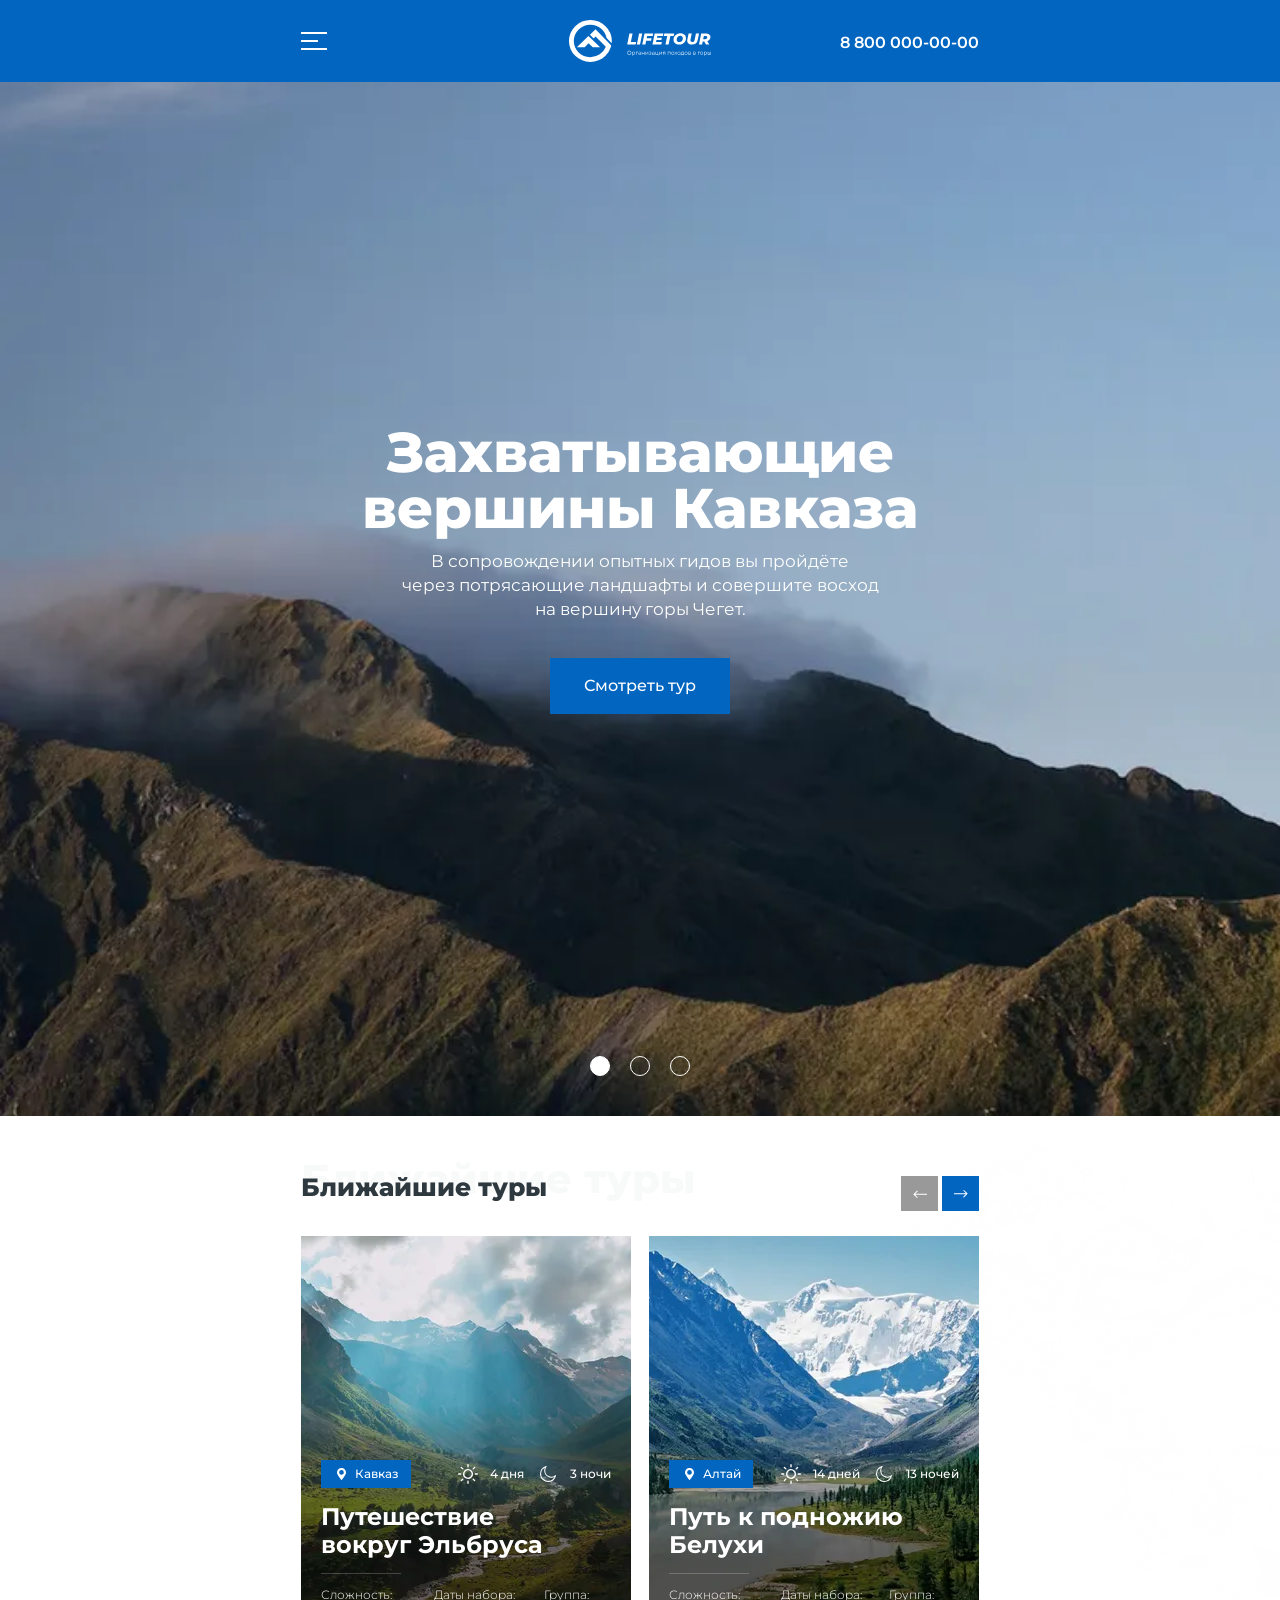
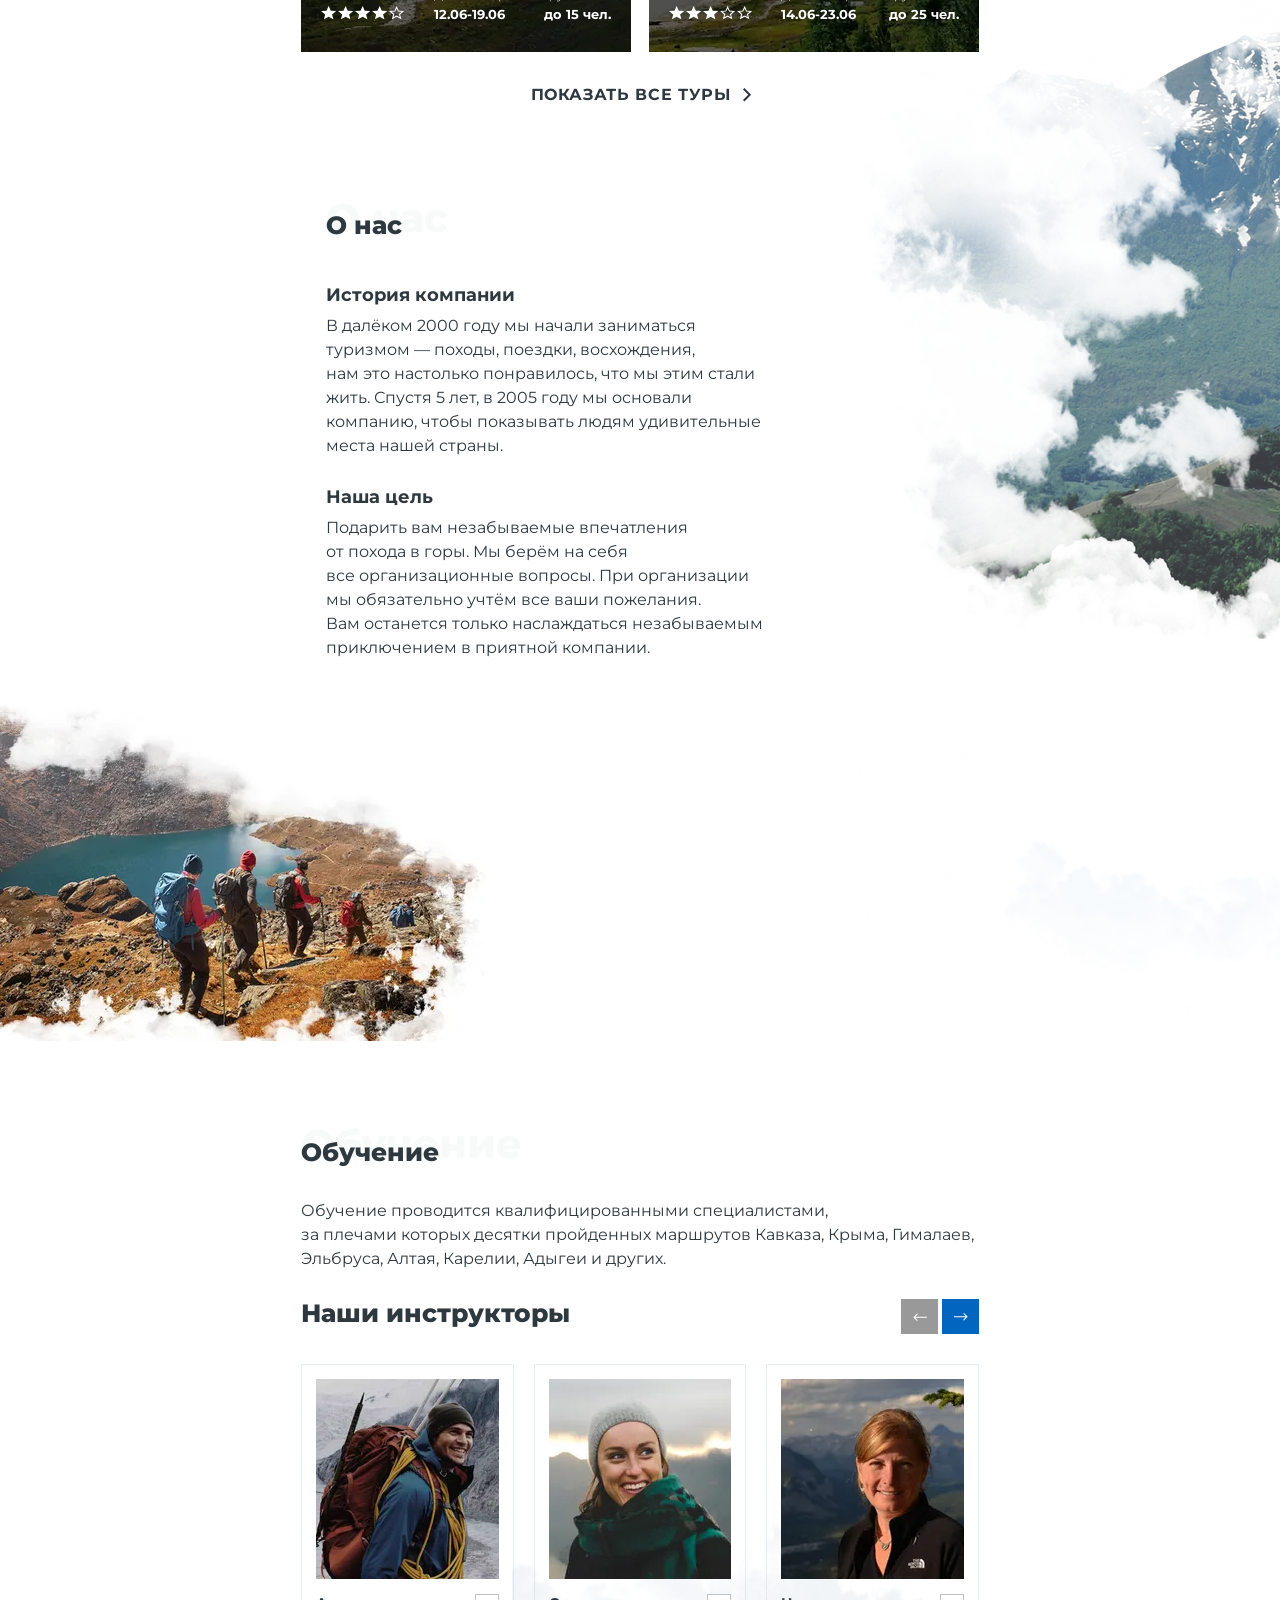
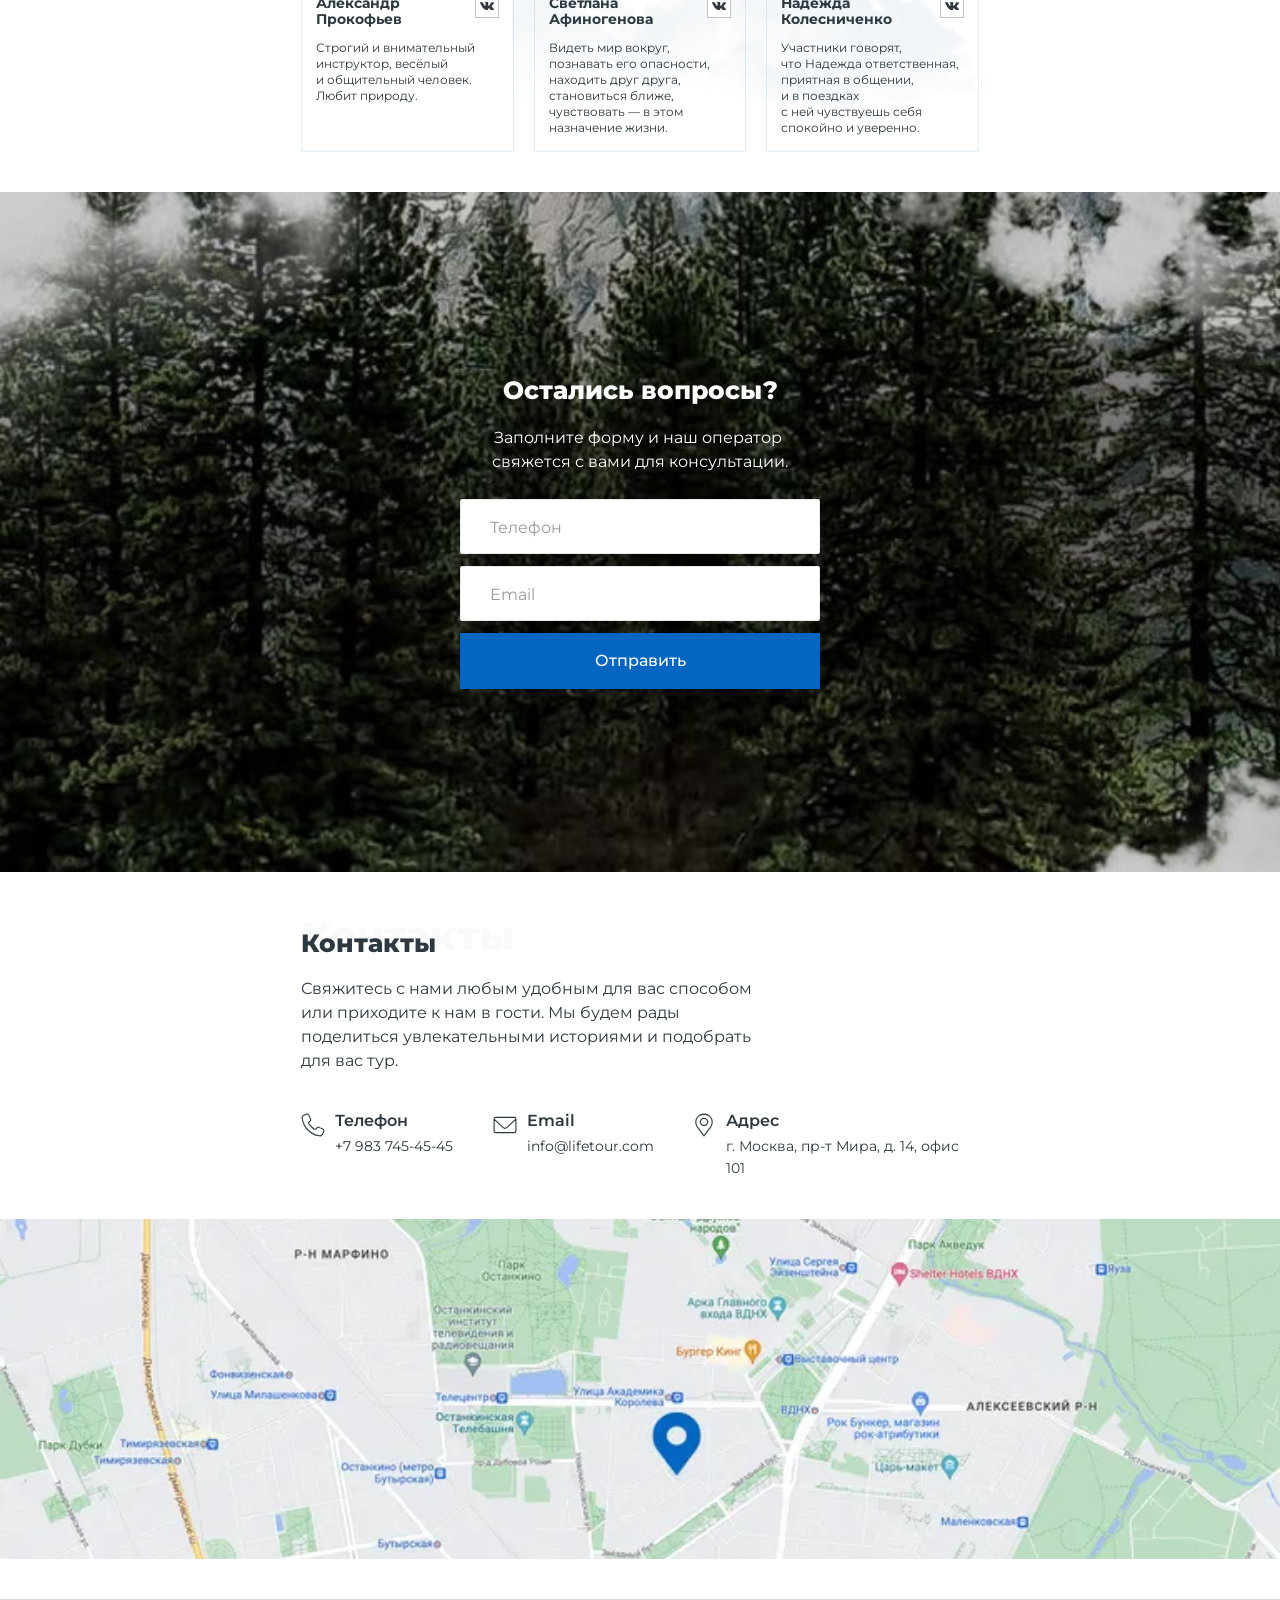
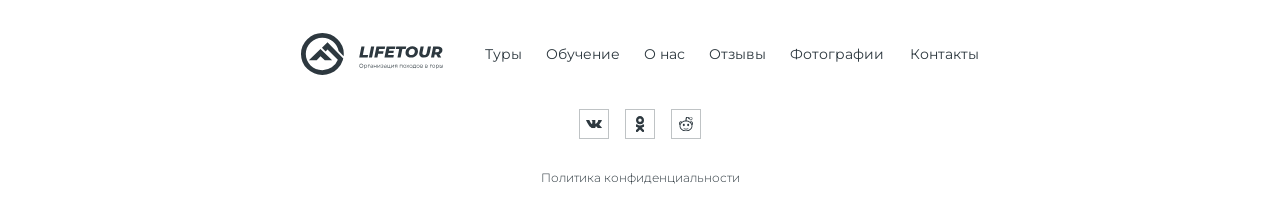
<file: index.html>
<!DOCTYPE html><html class="page" lang="ru"><head><meta charset="UTF-8"><title>Lifetour — путешествия</title><meta name="viewport" content="width=device-width,initial-scale=1"><link href="fonts/montserrat-regular.woff2" as="font" type="font/woff2" rel="preload" crossorigin="anonymous"><link href="fonts/montserrat-extrabold.woff2" as="font" type="font/woff2" rel="preload" crossorigin="anonymous"><link href="styles/styles.css" rel="stylesheet"><link href="favicon.ico" rel="icon" type="image/x-icon"><link href="images/favicon.png" rel="icon" type="image/png" sizes="32x32"><link href="favicons/icon.svg" rel="icon" type="image/svg+xml"><link href="favicons/180.png" rel="apple-touch-icon" type="image/png" sizes="180x180"><link href="manifest.webmanifest" rel="manifest"></head><body class="page__body"><header class="header"><div class="container header__container"><button class="header__toggle" type="button" aria-expanded="false" aria-controls="menu"><span class="visually-hidden">Переключить состояние меню.</span></button> <a class="header__logo" href="index.html"><img class="header__logo-image" src="images/logotype-light.svg" width="142" height="42" alt="Lifetour."></a><nav class="header__navigation" id="menu" aria-label="Основное меню"><div class="container"><ul class="header__list list-reset"><li class="header__item"><a class="header__link" href="#tours">Туры</a></li><li class="header__item"><a class="header__link" href="#training">Обучение</a></li><li class="header__item"><a class="header__link" href="#about">О нас</a></li><li class="header__item"><a class="header__link" href="#">Отзывы</a></li><li class="header__item"><a class="header__link" href="#">Фотографии</a></li><li class="header__item"><a class="header__link" href="#contacts">Контакты</a></li></ul></div></nav><a class="header__phone" href="tel:+78000000000">8 800 000-00-00</a></div></header><main class="main"><h1 class="visually-hidden">Lifetour — путешествия</h1><section class="promo"><ul class="promo__list list-reset"><!-- Слайд 1: Кавказ --><li class="promo__item promo__item--active"><picture><source type="image/webp" media="(min-width: 1440px)" srcset="images/promo/slide1-desktop@1x.webp, images/promo/slide1-desktop@2x.webp 2x"><source type="image/webp" media="(min-width: 768px)" srcset="images/promo/slide1-tablet@1x.webp, images/promo/slide1-tablet@2x.webp 2x"><source type="image/webp" srcset="images/promo/slide1-mobile@1x.webp, images/promo/slide1-mobile@2x.webp 2x"><source type="image/jpeg" media="(min-width: 1440px)" srcset="images/promo/slide1-desktop@1x.jpg, images/promo/slide1-desktop@2x.jpg 2x"><source type="image/jpeg" media="(min-width: 768px)" srcset="images/promo/slide1-tablet@1x.jpg, images/promo/slide1-tablet@2x.jpg 2x"><img class="promo__image" src="images/promo/slide1-mobile@1x.jpg" srcset="images/promo/slide1-mobile@2x.jpg 2x" width="320" height="568" alt="Горы Кавказа."></picture><div class="promo__content"><h2 class="promo__title">Захватывающие вершины Кавказа</h2><p class="promo__description">В сопровождении опытных гидов вы пройдёте через&nbsp;потрясающие ландшафты и совершите восход на&nbsp;вершину горы Чегет.</p><button class="promo__button button" type="button">Смотреть тур</button></div><div class="promo__info"><span class="promo__info-item promo__info-item--duration">6 дней/5 ночей</span> <span class="promo__info-item promo__info-item--difficulty">Высокая сложность</span></div></li><!-- Слайд 2: Камчатка --><li class="promo__item promo__item--slide2"><picture><source type="image/webp" media="(min-width: 1440px)" srcset="images/promo/slide2-desktop@1x.webp, images/promo/slide2-desktop@2x.webp 2x"><source type="image/webp" media="(min-width: 768px)" srcset="images/promo/slide2-tablet@1x.webp, images/promo/slide2-tablet@2x.webp 2x"><source type="image/webp" srcset="images/promo/slide2-mobile@1x.webp, images/promo/slide2-mobile@2x.webp 2x"><source type="image/jpeg" media="(min-width: 1440px)" srcset="images/promo/slide2-desktop@1x.jpg, images/promo/slide2-desktop@2x.jpg 2x"><source type="image/jpeg" media="(min-width: 768px)" srcset="images/promo/slide2-tablet@1x.jpg, images/promo/slide2-tablet@2x.jpg 2x"><img class="promo__image" src="images/promo/slide2-mobile@1x.jpg" srcset="images/promo/slide2-mobile@2x.jpg 2x" width="320" height="568" alt="Природа Камчатки."></picture><div class="promo__content"><h2 class="promo__title">Невероятная природа Камчатки</h2><p class="promo__description">Незабываемое приключение, во&nbsp;время которого вы&nbsp;отправитесь в&nbsp;путешествие по одному из самых нетронутых уголков дикой природы&nbsp;в мире.</p><button class="promo__button button" type="button">Смотреть тур</button></div><div class="promo__info"><span class="promo__info-item promo__info-item--duration">9 дней/10 ночей</span> <span class="promo__info-item promo__info-item--difficulty">Средняя сложность</span></div></li><!-- Слайд 3: Алтай --><li class="promo__item promo__item--slide3"><picture><source type="image/webp" media="(min-width: 1440px)" srcset="images/promo/slide3-desktop@1x.webp, images/promo/slide3-desktop@2x.webp 2x"><source type="image/webp" media="(min-width: 768px)" srcset="images/promo/slide3-tablet@1x.webp, images/promo/slide3-tablet@2x.webp 2x"><source type="image/webp" srcset="images/promo/slide3-mobile@1x.webp, images/promo/slide3-mobile@2x.webp 2x"><source type="image/jpeg" media="(min-width: 1440px)" srcset="images/promo/slide3-desktop@1x.jpg, images/promo/slide3-desktop@2x.jpg 2x"><source type="image/jpeg" media="(min-width: 768px)" srcset="images/promo/slide3-tablet@1x.jpg, images/promo/slide3-tablet@2x.jpg 2x"><img class="promo__image" src="images/promo/slide3-mobile@1x.jpg" srcset="images/promo/slide3-mobile@2x.jpg 2x" width="320" height="568" alt="Пейзажи Алтая."></picture><div class="promo__content"><h2 class="promo__title">Магические пейзажи Алтайского Края</h2><p class="promo__description">Алтайский трекинг-тур — это&nbsp;захватывающее приключение с&nbsp;посещением магических и&nbsp;захватывающих дух ландшафтов Алтайских гор.</p><button class="promo__button button" type="button">Смотреть тур</button></div><div class="promo__info"><span class="promo__info-item promo__info-item--duration">8 дней/7 ночей</span> <span class="promo__info-item promo__info-item--difficulty">Лёгкая сложность</span></div></li></ul><!-- Пагинация (буллеты) --><div class="promo__pagination"><button class="promo__bullet promo__bullet--active" type="button"><span class="visually-hidden">Слайд 1.</span></button> <button class="promo__bullet" type="button"><span class="visually-hidden">Слайд 2.</span></button> <button class="promo__bullet" type="button"><span class="visually-hidden">Слайд 3.</span></button></div></section><section class="tours" id="tours"><div class="container"><header class="tours__header"><div class="section-title"><!-- Заголовок с декоративным полупрозрачным дублем --><h2 class="section-title__text">Ближайшие туры</h2><span class="section-title__background section-title__background--tours" aria-hidden="true">Ближайшие туры</span></div><div class="slider-controls tours__controls"><button class="slider-controls__button slider-controls__button--previous" type="button" disabled="disabled"><span class="visually-hidden">Предыдущий тур.</span></button> <button class="slider-controls__button slider-controls__button--next" type="button"><span class="visually-hidden">Следующий тур.</span></button></div></header><div class="tours__swiper swiper"><!-- Контейнер Swiper --><ul class="swiper-wrapper list-reset"><!-- Обертка (лента) со слайдами --><!-- Слайд 1: Кавказ --><li class="tours__slide swiper-slide"><article class="tour-card tour-card--caucasus"><picture><source type="image/webp" srcset="images/tours/slide1@1x.webp, images/tours/slide1@2x.webp 2x"><img class="tour-card__image" src="images/tours/slide1@1x.jpg" srcset="images/tours/slide1@2x.jpg 2x" width="380" height="416" alt="Горы Кавказа."></picture><div class="tour-card__content"><div class="tour-card__top"><div class="tour-card__badge">Кавказ</div><ul class="tour-card__duration list-reset"><li class="tour-card__duration-item tour-card__duration-item--day">4 дня</li><li class="tour-card__duration-item tour-card__duration-item--night">3 ночи</li></ul></div><h3 class="tour-card__title">Путешествие вокруг Эльбруса</h3><ul class="tour-card__info list-reset"><li class="tour-card__info-item"><span class="tour-card__info-name">Сложность:</span><div class="tour-card__stars tour-card__stars--four" role="img"><span class="visually-hidden">4 из 5.</span></div></li><li class="tour-card__info-item"><span class="tour-card__info-name">Даты набора:</span> <span class="tour-card__info-value">12.06-19.06</span></li><li class="tour-card__info-item"><span class="tour-card__info-name">Группа:</span> <span class="tour-card__info-value">до 15 чел.</span></li></ul></div></article></li><!-- Слайд 2: Алтай --><li class="tours__slide swiper-slide"><article class="tour-card tour-card--altai"><picture><source type="image/webp" srcset="images/tours/slide2@1x.webp, images/tours/slide2@2x.webp 2x"><img class="tour-card__image" src="images/tours/slide2@1x.jpg" srcset="images/tours/slide2@2x.jpg 2x" width="380" height="416" alt="Горы Алтая."></picture><div class="tour-card__content"><div class="tour-card__top"><div class="tour-card__badge">Алтай</div><ul class="tour-card__duration list-reset"><li class="tour-card__duration-item tour-card__duration-item--day">14 дней</li><li class="tour-card__duration-item tour-card__duration-item--night">13 ночей</li></ul></div><h3 class="tour-card__title">Путь к подножию Белухи</h3><ul class="tour-card__info list-reset"><li class="tour-card__info-item"><span class="tour-card__info-name">Сложность:</span><div class="tour-card__stars tour-card__stars--three" role="img"><span class="visually-hidden">3 из 5.</span></div></li><li class="tour-card__info-item"><span class="tour-card__info-name">Даты набора:</span> <span class="tour-card__info-value">14.06-23.06</span></li><li class="tour-card__info-item"><span class="tour-card__info-name">Группа:</span> <span class="tour-card__info-value">до 25 чел.</span></li></ul></div></article></li><!-- Слайд 3: Адыгея --><li class="tours__slide swiper-slide"><article class="tour-card tour-card--adygea"><picture><source type="image/webp" srcset="images/tours/slide3@1x.webp, images/tours/slide3@2x.webp 2x"><img class="tour-card__image" src="images/tours/slide3@1x.jpg" srcset="images/tours/slide3@2x.jpg 2x" width="380" height="416" alt="Горы Адыгеи."></picture><div class="tour-card__content"><div class="tour-card__top"><div class="tour-card__badge">Адыгея</div><ul class="tour-card__duration list-reset"><li class="tour-card__duration-item tour-card__duration-item--day">7 дней</li><li class="tour-card__duration-item tour-card__duration-item--night">6 ночей</li></ul></div><h3 class="tour-card__title">Через Фишт к&nbsp;Чёрному морю и&nbsp;обратно</h3><ul class="tour-card__info list-reset"><li class="tour-card__info-item"><span class="tour-card__info-name">Сложность:</span><div class="tour-card__stars tour-card__stars--four" role="img"><span class="visually-hidden">4 из 5.</span></div></li><li class="tour-card__info-item"><span class="tour-card__info-name">Даты набора:</span> <span class="tour-card__info-value">15.07-19.07</span></li><li class="tour-card__info-item"><span class="tour-card__info-name">Группа:</span> <span class="tour-card__info-value">до 22 чел.</span></li></ul></div></article></li><!-- Слайд 4: Урал --><li class="tours__slide swiper-slide"><article class="tour-card tour-card--ural"><picture><source type="image/webp" srcset="images/tours/slide4@1x.webp, images/tours/slide4@2x.webp 2x"><img class="tour-card__image" src="images/tours/slide4@1x.jpg" srcset="images/tours/slide4@2x.jpg 2x" width="380" height="416" alt="Горы Урала."></picture><div class="tour-card__content"><div class="tour-card__top"><div class="tour-card__badge">Урал</div><ul class="tour-card__duration list-reset"><li class="tour-card__duration-item tour-card__duration-item--day">9 дней</li><li class="tour-card__duration-item tour-card__duration-item--night">10 ночей</li></ul></div><h3 class="tour-card__title">Восхождение Манарага</h3><ul class="tour-card__info list-reset"><li class="tour-card__info-item"><span class="tour-card__info-name">Сложность:</span><div class="tour-card__stars tour-card__stars--five" role="img"><span class="visually-hidden">5 из 5.</span></div></li><li class="tour-card__info-item"><span class="tour-card__info-name">Даты набора:</span> <span class="tour-card__info-value">12.07-19.07</span></li><li class="tour-card__info-item"><span class="tour-card__info-name">Группа:</span> <span class="tour-card__info-value">до 7 чел.</span></li></ul></div></article></li></ul></div><a class="tours__show-all" href="#">Показать все туры</a></div></section><section class="about" id="about"><div class="container"><div class="about__content"><div class="section-title about__title-container"><h2 class="section-title__text">О нас</h2><span class="section-title__background section-title__background--about" aria-hidden="true">О нас</span></div><ul class="about__list list-reset"><li class="about__list-item"><h3 class="about__subtitle">История компании</h3><p class="about__text">В далёком 2000 году мы начали заниматься туризмом — походы, поездки, восхождения, нам&nbsp;это&nbsp;настолько понравилось, что&nbsp;мы&nbsp;этим стали жить. Спустя&nbsp;5&nbsp;лет, в&nbsp;2005 году мы основали компанию, чтобы показывать людям удивительные места нашей страны.</p></li><li class="about__list-item"><h3 class="about__subtitle">Наша цель</h3><p class="about__text">Подарить вам незабываемые впечатления от&nbsp;похода в горы. Мы&nbsp;берём на себя все&nbsp;организационные вопросы. При&nbsp;организации мы обязательно учтём все&nbsp;ваши пожелания. Вам&nbsp;останется только наслаждаться незабываемым приключением в&nbsp;приятной компании.</p></li></ul></div><picture><source type="image/webp" media="(min-width: 1440px)" srcset="images/about/about-tourists-desktop@1x.webp, images/about/about-tourists-desktop@2x.webp 2x"><source type="image/webp" media="(min-width: 768px)" srcset="images/about/about-tourists-tablet@1x.webp, images/about/about-tourists-tablet@2x.webp 2x"><source type="image/webp" srcset="images/about/about-tourists-mobile@1x.webp, images/about/about-tourists-mobile@2x.webp 2x"><source type="image/jpeg" media="(min-width: 1440px)" srcset="images/about/about-tourists-desktop@1x.jpg, images/about/about-tourists-desktop@2x.jpg 2x"><source type="image/jpeg" media="(min-width: 768px)" srcset="images/about/about-tourists-tablet@1x.jpg, images/about/about-tourists-tablet@2x.jpg 2x"><img class="about__image" src="images/about/about-tourists-mobile@1x.jpg" srcset="images/about/about-tourists-mobile@2x.jpg 2x" width="320" height="568" alt="Группа туристов на горной тропе."></picture></div></section><section class="training" id="training"><div class="container"><header class="training__header"><div class="section-title"><h2 class="section-title__text section-title__text--training">Обучение</h2><span class="section-title__background section-title__background--training" aria-hidden="true">Обучение</span></div><p class="training__description">Обучение проводится квалифицированными специалистами, за&nbsp;плечами&nbsp;которых десятки пройденных маршрутов Кавказа, Крыма, Гималаев, Эльбруса, Алтая, Карелии, Адыгеи и других.</p></header><div class="training__instructors-top"><h3 class="training__subtitle">Наши инструкторы</h3><div class="slider-controls training__controls"><button class="slider-controls__button slider-controls__button--previous" type="button" disabled="disabled"><span class="visually-hidden">Предыдущий инструктор.</span></button> <button class="slider-controls__button slider-controls__button--next" type="button"><span class="visually-hidden">Следующий инструктор.</span></button></div></div><div class="training__swiper swiper"><!-- Контейнер Swiper --><ul class="swiper-wrapper list-reset"><!-- Обертка (лента) со слайдами --><!-- Слайд 1: Александр Прокофьев --><li class="training__slide swiper-slide"><article class="training-card"><picture><source type="image/webp" srcset="images/training/slide1@1x.webp, images/training/slide1@2x.webp 2x"><img class="training-card__image" src="images/training/slide1@1x.jpg" srcset="images/training/slide1@2x.jpg 2x" width="260" height="200" alt=""></picture><div class="training-card__top"><h4 class="training-card__title">Александр Прокофьев</h4><a class="training-card__social" href="#"><span class="visually-hidden">Профиль Александра Прокофьева в ВКонтакте.</span></a></div><p class="training-card__description">Строгий и внимательный инструктор, весёлый и&nbsp;общительный человек. Любит&nbsp;природу.</p></article></li><!-- Слайд 2: Светлана Афиногенова --><li class="training__slide swiper-slide"><article class="training-card"><picture><source type="image/webp" srcset="images/training/slide2@1x.webp, images/training/slide2@2x.webp 2x"><img class="training-card__image" src="images/training/slide2@1x.jpg" srcset="images/training/slide2@2x.jpg 2x" width="260" height="200" alt=""></picture><div class="training-card__top"><h4 class="training-card__title">Светлана Афиногенова</h4><a class="training-card__social" href="#"><span class="visually-hidden">Профиль Светланы Афиногеновой в ВКонтакте.</span></a></div><p class="training-card__description">Видеть мир вокруг, познавать его&nbsp;опасности, находить друг друга, становиться ближе, чувствовать — в&nbsp;этом назначение жизни.</p></article></li><!-- Слайд 3: Надежда Колесниченко --><li class="training__slide swiper-slide"><article class="training-card"><picture><source type="image/webp" srcset="images/training/slide3@1x.webp, images/training/slide3@2x.webp 2x"><img class="training-card__image" src="images/training/slide3@1x.jpg" srcset="images/training/slide3@2x.jpg 2x" width="260" height="200" alt=""></picture><div class="training-card__top"><h4 class="training-card__title">Надежда Колесниченко</h4><a class="training-card__social" href="#"><span class="visually-hidden">Профиль Надежды Колесниченко в ВКонтакте.</span></a></div><p class="training-card__description">Участники говорят, что&nbsp;Надежда ответственная, приятная в общении, и&nbsp;в&nbsp;поездках с&nbsp;ней&nbsp;чувствуешь себя спокойно&nbsp;и уверенно.</p></article></li><!-- Слайд 4: Федор Кайгородов --><li class="training__slide swiper-slide"><article class="training-card"><picture><source type="image/webp" srcset="images/training/slide4@1x.webp, images/training/slide4@2x.webp 2x"><img class="training-card__image" src="images/training/slide4@1x.jpg" srcset="images/training/slide4@2x.jpg 2x" width="260" height="200" alt=""></picture><div class="training-card__top"><h4 class="training-card__title">Федор Кайгородов</h4><a class="training-card__social" href="#"><span class="visually-hidden">Профиль Федора Кайгородова в ВКонтакте.</span></a></div><p class="training-card__description">Опыт походов: Ходит в походы с&nbsp;2001&nbsp;года. В России побывал в горных районах Хибины, Архыз, много путешествует по Европе.</p></article></li><!-- Слайд 5: Даниэль Васнецов --><li class="training__slide swiper-slide"><article class="training-card"><picture><source type="image/webp" srcset="images/training/slide5@1x.webp, images/training/slide5@2x.webp 2x"><img class="training-card__image" src="images/training/slide5@1x.jpg" srcset="images/training/slide5@2x.jpg 2x" width="260" height="200" alt=""></picture><div class="training-card__top"><h4 class="training-card__title">Даниэль Васнецов</h4><a class="training-card__social" href="#"><span class="visually-hidden">Профиль Даниэля Васнецова в ВКонтакте.</span></a></div><p class="training-card__description">Покорял самые сложные вершины. Выбирался из под лавин, дружит с медведями и не только.</p></article></li></ul></div></div></section><section class="questions"><div class="container"><h2 class="questions__title">Остались вопросы?</h2><p class="questions__description">Заполните форму и наш оператор свяжется с&nbsp;вами&nbsp;для&nbsp;консультации.</p><form class="questions__form" action="https://echo.htmlacademy.ru" method="post"><div class="questions__field"><label class="visually-hidden" for="phone">Телефон</label> <input class="questions__input" type="tel" id="phone" name="phone" placeholder="Телефон" pattern="[\d+\(\)\s\-]+" required></div><div class="questions__field"><label class="visually-hidden" for="email">Email</label> <input class="questions__input" type="email" id="email" name="email" placeholder="Email" pattern="[a-zA-Z0-9._%+\-]+@[a-zA-Z0-9.\-]+\.[a-zA-Zа-яА-Я]{2,}" required></div><button class="questions__submit button" type="submit">Отправить</button></form></div></section><section class="contacts" id="contacts"><div class="container contacts__container"><div class="contacts__content"><div class="section-title contacts__title-container"><h2 class="section-title__text">Контакты</h2><span class="section-title__background section-title__background--contacts" aria-hidden="true">Контакты</span></div><p class="contacts__description">Свяжитесь с нами любым удобным для&nbsp;вас способом или приходите к&nbsp;нам&nbsp;в гости. Мы будем рады поделиться увлекательными историями и подобрать для вас тур.</p><ul class="contacts__list list-reset"><li class="contacts__item contacts__item--phone"><span class="contacts__name">Телефон</span> <a class="contacts__link" href="tel:+79837454545">+7&nbsp;983&nbsp;745-45-45</a></li><li class="contacts__item contacts__item--email"><span class="contacts__name">Email</span> <a class="contacts__link" href="mailto:info@lifetour.com">info@lifetour.com</a></li><li class="contacts__item contacts__item--address"><span class="contacts__name">Адрес</span><address class="contacts__address">г. Москва, пр-т Мира, д.&nbsp;14, офис 101</address></li></ul></div><picture><source type="image/webp" media="(min-width: 1440px)" srcset="images/contacts/map-desktop@1x.webp, images/contacts/map-desktop@2x.webp 2x"><source type="image/webp" media="(min-width: 768px)" srcset="images/contacts/map-tablet@1x.webp, images/contacts/map-tablet@2x.webp 2x"><source type="image/webp" srcset="images/contacts/map-mobile@1x.webp, images/contacts/map-mobile@2x.webp 2x"><source type="image/jpeg" media="(min-width: 1440px)" srcset="images/contacts/map-desktop@1x.jpg, images/contacts/map-desktop@2x.jpg 2x"><source type="image/jpeg" media="(min-width: 768px)" srcset="images/contacts/map-tablet@1x.jpg, images/contacts/map-tablet@2x.jpg 2x"><img class="contacts__map" src="images/contacts/map-mobile@1x.jpg" srcset="images/contacts/map-mobile@2x.jpg 2x" width="320" height="343" alt="Карта проезда к офису Lifetour по адресу: г. Москва, пр-т Мира, д. 14, офис 101."></picture></div></section></main><footer class="footer"><div class="container"><div class="footer__top"><a class="footer__logo" href="index.html"><img class="footer__logo-image" src="images/logotype-dark.svg" width="142" height="42" alt="Lifetour."></a><nav class="footer__navigation" aria-label="Навигация по сайту"><ul class="footer__list list-reset"><li class="footer__item"><a class="footer__link" href="#tours">Туры</a></li><li class="footer__item"><a class="footer__link" href="#training">Обучение</a></li><li class="footer__item"><a class="footer__link" href="#about">О нас</a></li><li class="footer__item"><a class="footer__link" href="#">Отзывы</a></li><li class="footer__item"><a class="footer__link" href="#">Фотографии</a></li><li class="footer__item"><a class="footer__link" href="#contacts">Контакты</a></li></ul></nav><a class="footer__phone" href="tel:+78000000000">8 800 000-00-00</a></div><div class="footer__bottom"><ul class="footer__socials list-reset"><li class="footer__social-item"><a class="footer__social-link footer__social-link--vk" href="#"><span class="visually-hidden">ВКонтакте.</span></a></li><li class="footer__social-item"><a class="footer__social-link footer__social-link--odnoklassniki" href="#"><span class="visually-hidden">Одноклассники.</span></a></li><li class="footer__social-item"><a class="footer__social-link footer__social-link--reddit" href="#"><span class="visually-hidden">Reddit.</span></a></li></ul><a class="footer__copyright" href="#">Политика конфиденциальности</a></div></div></footer><script src="vendor/swiper-bundle.min.js" defer="defer"></script><script src="scripts/index.js" defer="defer"></script></body></html>
</file>
<file: styles/styles.css>
:root{--swiper-theme-color:#007aff}:host{z-index:1;margin-left:auto;margin-right:auto;display:block;position:relative}.swiper{z-index:1;margin-left:auto;margin-right:auto;padding:0;list-style:none;display:block;position:relative;overflow:hidden}.swiper-vertical>.swiper-wrapper{flex-direction:column}.swiper-wrapper{box-sizing:initial;height:100%;transition-property:transform;transition-timing-function:var(--swiper-wrapper-transition-timing-function,initial);z-index:1;width:100%;display:flex;position:relative}.swiper-android .swiper-slide,.swiper-ios .swiper-slide,.swiper-wrapper{transform:translateZ(0)}.swiper-horizontal{touch-action:pan-y}.swiper-vertical{touch-action:pan-x}.swiper-slide{flex-shrink:0;width:100%;height:100%;transition-property:transform;display:block;position:relative}.swiper-slide-invisible-blank{visibility:hidden}.swiper-autoheight,.swiper-autoheight .swiper-slide{height:auto}.swiper-autoheight .swiper-wrapper{align-items:flex-start;transition-property:transform,height}.swiper-backface-hidden .swiper-slide{backface-visibility:hidden;transform:translateZ(0)}.swiper-3d.swiper-css-mode .swiper-wrapper{perspective:1200px}.swiper-3d .swiper-wrapper{transform-style:preserve-3d}.swiper-3d{perspective:1200px;& .swiper-cube-shadow,& .swiper-slide{transform-style:preserve-3d}}.swiper-css-mode{&>.swiper-wrapper{scrollbar-width:none;-ms-overflow-style:none;overflow:auto;&::-webkit-scrollbar{display:none}}&>.swiper-wrapper>.swiper-slide{scroll-snap-align:start start}&.swiper-horizontal{&>.swiper-wrapper{scroll-snap-type:x mandatory}&>.swiper-wrapper>.swiper-slide:first-child{margin-inline-start:var(--swiper-slides-offset-before);scroll-margin-inline-start:var(--swiper-slides-offset-before)}&>.swiper-wrapper>.swiper-slide:last-child{margin-inline-end:var(--swiper-slides-offset-after)}}&.swiper-vertical{&>.swiper-wrapper{scroll-snap-type:y mandatory}&>.swiper-wrapper>.swiper-slide:first-child{margin-block-start:var(--swiper-slides-offset-before);scroll-margin-block-start:var(--swiper-slides-offset-before)}&>.swiper-wrapper>.swiper-slide:last-child{margin-block-end:var(--swiper-slides-offset-after)}}&.swiper-free-mode{&>.swiper-wrapper{scroll-snap-type:none}&>.swiper-wrapper>.swiper-slide{scroll-snap-align:none}}&.swiper-centered{&>.swiper-wrapper:before{content:"";flex-shrink:0;order:9999}&>.swiper-wrapper>.swiper-slide{scroll-snap-align:center center;scroll-snap-stop:always}}&.swiper-centered.swiper-horizontal{&>.swiper-wrapper>.swiper-slide:first-child{margin-inline-start:var(--swiper-centered-offset-before)}&>.swiper-wrapper:before{height:100%;min-height:1px;width:var(--swiper-centered-offset-after)}}&.swiper-centered.swiper-vertical{&>.swiper-wrapper>.swiper-slide:first-child{margin-block-start:var(--swiper-centered-offset-before)}&>.swiper-wrapper:before{height:var(--swiper-centered-offset-after);width:100%;min-width:1px}}}.swiper-3d{& .swiper-slide-shadow,& .swiper-slide-shadow-bottom,& .swiper-slide-shadow-left,& .swiper-slide-shadow-right,& .swiper-slide-shadow-top{pointer-events:none;z-index:10;width:100%;height:100%;position:absolute;top:0;left:0}& .swiper-slide-shadow{background:#00000026}& .swiper-slide-shadow-left{background-image:linear-gradient(270deg,#00000080,#0000)}& .swiper-slide-shadow-right{background-image:linear-gradient(90deg,#00000080,#0000)}& .swiper-slide-shadow-top{background-image:linear-gradient(#0000,#00000080)}& .swiper-slide-shadow-bottom{background-image:linear-gradient(#00000080,#0000)}}.swiper-lazy-preloader{border:4px solid var(--swiper-preloader-color,var(--swiper-theme-color));box-sizing:border-box;transform-origin:50%;z-index:10;border-top:4px solid #0000;border-radius:50%;width:42px;height:42px;margin-top:-21px;margin-left:-21px;position:absolute;top:50%;left:50%}.swiper-watch-progress .swiper-slide-visible,.swiper:not(.swiper-watch-progress){& .swiper-lazy-preloader{animation:1s linear infinite swiper-preloader-spin}}.swiper-lazy-preloader-white{--swiper-preloader-color:#fff}.swiper-lazy-preloader-black{--swiper-preloader-color:#000}@keyframes swiper-preloader-spin{0%{transform:rotate(0)}to{transform:rotate(1turn)}}.swiper-virtual .swiper-slide{-webkit-backface-visibility:hidden;transform:translateZ(0)}.swiper-virtual.swiper-css-mode{& .swiper-wrapper:after{content:"";pointer-events:none;position:absolute;top:0;left:0}}.swiper-virtual.swiper-css-mode.swiper-horizontal{& .swiper-wrapper:after{height:1px;width:var(--swiper-virtual-size)}}.swiper-virtual.swiper-css-mode.swiper-vertical{& .swiper-wrapper:after{height:var(--swiper-virtual-size);width:1px}}:root{--swiper-navigation-size:44px}.swiper-button-next,.swiper-button-prev{color:var(--swiper-navigation-color,var(--swiper-theme-color));cursor:pointer;height:var(--swiper-navigation-size);width:var(--swiper-navigation-size);z-index:10;justify-content:center;align-items:center;display:flex;position:absolute;&.swiper-button-disabled{cursor:auto;opacity:.35;pointer-events:none}&.swiper-button-hidden{cursor:auto;opacity:0;pointer-events:none}.swiper-navigation-disabled &{display:none!important}& ::slotted(svg),& svg{object-fit:contain;transform-origin:50%;fill:currentColor;pointer-events:none;width:100%;height:100%}}.swiper-button-lock{display:none}.swiper-button-next,.swiper-button-prev{margin-top:calc(0px - var(--swiper-navigation-size) / 2);top:var(--swiper-navigation-top-offset,50%)}.swiper-button-prev{left:var(--swiper-navigation-sides-offset,4px);right:auto;& .swiper-navigation-icon,& ::slotted(.swiper-navigation-icon){transform:rotate(180deg)}}.swiper-button-next{left:auto;right:var(--swiper-navigation-sides-offset,4px)}.swiper-horizontal{& .swiper-button-next,& .swiper-button-prev,&~.swiper-button-next,&~.swiper-button-prev{margin-left:0;margin-top:calc(0px - var(--swiper-navigation-size) / 2);top:var(--swiper-navigation-top-offset,50%)}&.swiper-rtl .swiper-button-next,&.swiper-rtl~.swiper-button-next,&~.swiper-button-prev,& .swiper-button-prev{left:var(--swiper-navigation-sides-offset,4px);right:auto}&.swiper-rtl .swiper-button-prev,&.swiper-rtl~.swiper-button-prev,&~.swiper-button-next,& .swiper-button-next{left:auto;right:var(--swiper-navigation-sides-offset,4px)}&.swiper-rtl .swiper-button-next,&.swiper-rtl~.swiper-button-next,&~.swiper-button-prev,& .swiper-button-prev{& .swiper-navigation-icon,& ::slotted(.swiper-navigation-icon){transform:rotate(180deg)}}&.swiper-rtl .swiper-button-prev,&.swiper-rtl~.swiper-button-prev{& .swiper-navigation-icon,& ::slotted(.swiper-navigation-icon){transform:rotate(0)}}}.swiper-vertical{& .swiper-button-next,& .swiper-button-prev,&~.swiper-button-next,&~.swiper-button-prev{left:var(--swiper-navigation-top-offset,50%);margin-left:calc(0px - var(--swiper-navigation-size) / 2);margin-top:0;right:auto}& .swiper-button-prev,&~.swiper-button-prev{bottom:auto;top:var(--swiper-navigation-sides-offset,4px);& .swiper-navigation-icon,& ::slotted(.swiper-navigation-icon){transform:rotate(-90deg)}}& .swiper-button-next,&~.swiper-button-next{bottom:var(--swiper-navigation-sides-offset,4px);top:auto;& .swiper-navigation-icon,& ::slotted(.swiper-navigation-icon){transform:rotate(90deg)}}}.swiper-pagination{text-align:center;z-index:10;transition:opacity .3s;position:absolute;transform:translateZ(0);&.swiper-pagination-hidden{opacity:0}&.swiper-pagination-disabled,.swiper-pagination-disabled>&{display:none!important}}.swiper-horizontal>.swiper-pagination-bullets,.swiper-pagination-bullets.swiper-pagination-horizontal,.swiper-pagination-custom,.swiper-pagination-fraction{bottom:var(--swiper-pagination-bottom,8px);left:0;top:var(--swiper-pagination-top,auto);width:100%}.swiper-pagination-bullets-dynamic{font-size:0;overflow:hidden;& .swiper-pagination-bullet{position:relative;transform:scale(.33)}& .swiper-pagination-bullet-active,& .swiper-pagination-bullet-active-main{transform:scale(1)}& .swiper-pagination-bullet-active-prev{transform:scale(.66)}& .swiper-pagination-bullet-active-prev-prev{transform:scale(.33)}& .swiper-pagination-bullet-active-next{transform:scale(.66)}& .swiper-pagination-bullet-active-next-next{transform:scale(.33)}}.swiper-pagination-bullet{background:var(--swiper-pagination-bullet-inactive-color,#000);border-radius:var(--swiper-pagination-bullet-border-radius,50%);height:var(--swiper-pagination-bullet-height,var(--swiper-pagination-bullet-size,8px));opacity:var(--swiper-pagination-bullet-inactive-opacity,.2);width:var(--swiper-pagination-bullet-width,var(--swiper-pagination-bullet-size,8px));display:inline-block;button&{appearance:none;box-shadow:none;border:none;margin:0;padding:0}.swiper-pagination-clickable &{cursor:pointer}&:only-child{display:none!important}}.swiper-pagination-bullet-active{background:var(--swiper-pagination-color,var(--swiper-theme-color));opacity:var(--swiper-pagination-bullet-opacity,1)}.swiper-pagination-vertical.swiper-pagination-bullets,.swiper-vertical>.swiper-pagination-bullets{left:var(--swiper-pagination-left,auto);right:var(--swiper-pagination-right,8px);top:50%;transform:translateY(-50%);& .swiper-pagination-bullet{margin:var(--swiper-pagination-bullet-vertical-gap,6px) 0;display:block}&.swiper-pagination-bullets-dynamic{width:8px;top:50%;transform:translateY(-50%);& .swiper-pagination-bullet{transition:transform .2s,top .2s;display:inline-block}}}.swiper-horizontal>.swiper-pagination-bullets,.swiper-pagination-horizontal.swiper-pagination-bullets{& .swiper-pagination-bullet{margin:0 var(--swiper-pagination-bullet-horizontal-gap,4px)}&.swiper-pagination-bullets-dynamic{white-space:nowrap;left:50%;transform:translate(-50%);& .swiper-pagination-bullet{transition:transform .2s,left .2s}}}.swiper-horizontal.swiper-rtl>.swiper-pagination-bullets-dynamic .swiper-pagination-bullet{transition:transform .2s,right .2s}.swiper-pagination-fraction{color:var(--swiper-pagination-fraction-color,inherit)}.swiper-pagination-progressbar{background:var(--swiper-pagination-progressbar-bg-color,#00000040);position:absolute;& .swiper-pagination-progressbar-fill{background:var(--swiper-pagination-color,var(--swiper-theme-color));transform-origin:0 0;width:100%;height:100%;position:absolute;top:0;left:0;transform:scale(0)}.swiper-rtl & .swiper-pagination-progressbar-fill{transform-origin:100% 0}&.swiper-pagination-horizontal,&.swiper-pagination-vertical.swiper-pagination-progressbar-opposite,.swiper-horizontal>&,.swiper-vertical>&.swiper-pagination-progressbar-opposite{height:var(--swiper-pagination-progressbar-size,4px);width:100%;top:0;left:0}&.swiper-pagination-horizontal.swiper-pagination-progressbar-opposite,&.swiper-pagination-vertical,.swiper-horizontal>&.swiper-pagination-progressbar-opposite,.swiper-vertical>&{height:100%;width:var(--swiper-pagination-progressbar-size,4px);top:0;left:0}}.swiper-pagination-lock{display:none}.swiper-scrollbar{background:var(--swiper-scrollbar-bg-color,#0000001a);border-radius:var(--swiper-scrollbar-border-radius,10px);touch-action:none;position:relative;&.swiper-scrollbar-disabled,.swiper-scrollbar-disabled>&{display:none!important}&.swiper-scrollbar-horizontal,.swiper-horizontal>&{bottom:var(--swiper-scrollbar-bottom,4px);height:var(--swiper-scrollbar-size,4px);left:var(--swiper-scrollbar-sides-offset,1%);top:var(--swiper-scrollbar-top,auto);width:calc(100% - var(--swiper-scrollbar-sides-offset,1%) * 2);z-index:50;position:absolute}&.swiper-scrollbar-vertical,.swiper-vertical>&{height:calc(100% - var(--swiper-scrollbar-sides-offset,1%) * 2);left:var(--swiper-scrollbar-left,auto);right:var(--swiper-scrollbar-right,4px);top:var(--swiper-scrollbar-sides-offset,1%);width:var(--swiper-scrollbar-size,4px);z-index:50;position:absolute}}.swiper-scrollbar-drag{background:var(--swiper-scrollbar-drag-bg-color,#00000080);border-radius:var(--swiper-scrollbar-border-radius,10px);width:100%;height:100%;position:relative;top:0;left:0}.swiper-scrollbar-cursor-drag{cursor:move}.swiper-scrollbar-lock{display:none}.swiper-zoom-container{text-align:center;justify-content:center;align-items:center;width:100%;height:100%;display:flex;&>canvas,&>img,&>svg{object-fit:contain;max-width:100%;max-height:100%}}.swiper-slide-zoomed{cursor:move;touch-action:none}.swiper .swiper-notification{opacity:0;pointer-events:none;z-index:-1000;position:absolute;top:0;left:0}.swiper-free-mode>.swiper-wrapper{margin:0 auto;transition-timing-function:ease-out}.swiper-grid>.swiper-wrapper{flex-wrap:wrap}.swiper-grid-column>.swiper-wrapper{flex-flow:column wrap}.swiper-fade{&.swiper-free-mode{& .swiper-slide{transition-timing-function:ease-out}}& .swiper-slide{pointer-events:none;transition-property:opacity;& .swiper-slide{pointer-events:none}}& .swiper-slide-active{pointer-events:auto;& .swiper-slide-active{pointer-events:auto}}}.swiper.swiper-cube{overflow:visible}.swiper-cube{& .swiper-slide{backface-visibility:hidden;pointer-events:none;transform-origin:0 0;visibility:hidden;z-index:1;width:100%;height:100%;& .swiper-slide{pointer-events:none}}&.swiper-rtl .swiper-slide{transform-origin:100% 0}& .swiper-slide-active{&,& .swiper-slide-active{pointer-events:auto}}& .swiper-slide-active,& .swiper-slide-next,& .swiper-slide-prev{pointer-events:auto;visibility:visible}& .swiper-cube-shadow{opacity:.6;z-index:0;width:100%;height:100%;position:absolute;bottom:0;left:0;&:before{content:"";filter:blur(50px);background:#000;position:absolute;inset:0}}}.swiper-cube{& .swiper-slide-next+.swiper-slide{pointer-events:auto;visibility:visible}}.swiper-cube{& .swiper-slide-shadow-cube.swiper-slide-shadow-bottom,& .swiper-slide-shadow-cube.swiper-slide-shadow-left,& .swiper-slide-shadow-cube.swiper-slide-shadow-right,& .swiper-slide-shadow-cube.swiper-slide-shadow-top{backface-visibility:hidden;z-index:0}}.swiper.swiper-flip{overflow:visible}.swiper-flip{& .swiper-slide{backface-visibility:hidden;pointer-events:none;z-index:1;& .swiper-slide{pointer-events:none}}& .swiper-slide-active{&,& .swiper-slide-active{pointer-events:auto}}}.swiper-flip{& .swiper-slide-shadow-flip.swiper-slide-shadow-bottom,& .swiper-slide-shadow-flip.swiper-slide-shadow-left,& .swiper-slide-shadow-flip.swiper-slide-shadow-right,& .swiper-slide-shadow-flip.swiper-slide-shadow-top{backface-visibility:hidden;z-index:0}}.swiper-creative{& .swiper-slide{backface-visibility:hidden;transition-property:transform,opacity,height;overflow:hidden}}.swiper.swiper-cards{overflow:visible}.swiper-cards{& .swiper-slide{backface-visibility:hidden;transform-origin:bottom;overflow:hidden}}@font-face{font-family:Montserrat;font-weight:300;font-style:normal;font-display:swap;src:url(../fonts/montserrat-light.woff2)format("woff2"),url(../fonts/montserrat-light.woff)format("woff")}@font-face{font-family:Montserrat;font-weight:400;font-style:normal;font-display:swap;src:url(../fonts/montserrat-regular.woff2)format("woff2"),url(../fonts/montserrat-regular.woff)format("woff")}@font-face{font-family:Montserrat;font-weight:500;font-style:normal;font-display:swap;src:url(../fonts/montserrat-medium.woff2)format("woff2"),url(../fonts/montserrat-medium.woff)format("woff")}@font-face{font-family:Montserrat;font-weight:600;font-style:normal;font-display:swap;src:url(../fonts/montserrat-semibold.woff2)format("woff2"),url(../fonts/montserrat-semibold.woff)format("woff")}@font-face{font-family:Montserrat;font-weight:700;font-style:normal;font-display:swap;src:url(../fonts/montserrat-bold.woff2)format("woff2"),url(../fonts/montserrat-bold.woff)format("woff")}@font-face{font-family:Montserrat;font-weight:800;font-style:normal;font-display:swap;src:url(../fonts/montserrat-extrabold.woff2)format("woff2"),url(../fonts/montserrat-extrabold.woff)format("woff")}*,:before,:after{box-sizing:border-box}img{object-fit:contain;max-width:100%}body{margin:0}.list-reset{margin:0;padding:0;list-style-type:none}.visually-hidden{clip:rect(0 0 0 0);border:0;width:1px;height:1px;margin:-1px;padding:0;position:absolute;overflow:hidden}.container{width:320px;margin:0 auto;padding:0 15px}@media (width>=768px){.container{width:768px;padding:0 45px}}@media (width>=1440px){.container{width:1440px;padding:0 120px}}.button{text-align:center;color:#fff;cursor:pointer;background-color:#0266c1;border:1px solid #0266c1;font-family:inherit;font-size:16px;font-weight:500;line-height:16px;display:inline-block}.button:hover:not(:disabled){color:#1c3374;background-color:#fff;border-color:#1c3374}.button:focus:not(:disabled){color:#1c3374;background-color:#fff;border-color:#fff;outline:none}.button:active:not(:disabled){color:#fff;background-color:#1c3374;border-color:#1c3374}.button:disabled{color:#fff;cursor:default;background-color:#999;border-color:#999}.slider-controls__button{cursor:pointer;background-color:#0266c1;border:1px solid #0266c1;width:37px;height:35px;padding:0;position:relative}.slider-controls__button:before{content:"";background-color:#fff;width:14px;height:8px;position:absolute;top:50%;left:50%;transform:translate(-50%,-50%);mask-image:url(../icons/stack.svg#arrow-right);mask-position:50%;mask-size:contain;mask-repeat:no-repeat}.slider-controls__button--previous:before{transform:translate(-50%,-50%)rotate(180deg)}.slider-controls__button:hover:not(:disabled){background-color:#fff;border-color:#1c3374}.slider-controls__button:hover:not(:disabled):before,.slider-controls__button:focus:not(:disabled):before{background-color:#1c3374}.slider-controls__button:focus:not(:disabled){background-color:#fff;border-color:#fff}.slider-controls__button:active:not(:disabled){background-color:#1c3374;border-color:#1c3374}.slider-controls__button:active:not(:disabled):before{background-color:#fff}.slider-controls__button:disabled{cursor:default;background-color:#999;border-color:#999}.slider-controls__button:disabled:before{background-color:#fff}.section-title{position:relative}.section-title__text{z-index:1;margin:0;font-size:22px;font-weight:800;line-height:22px;position:relative}.section-title__text--training{margin:0 0 34px}.section-title__background{z-index:0;white-space:nowrap;color:#2d383f08;pointer-events:none;font-size:26px;font-weight:800;line-height:26px;position:absolute;left:0}.section-title__background--tours,.section-title__background--training{top:-16px}.section-title__background--about,.section-title__background--contacts{top:-13px}@media (width>=768px){.section-title__text{font-size:25px;line-height:25px}.section-title__text--training{margin:0 0 34px}.section-title__background{font-size:40px;line-height:40px}.section-title__background--about,.section-title__background--contacts{top:-15px}}@media (width>=1440px){.section-title__text{font-size:35px;line-height:35px}.section-title__text--training{margin:0 0 31px}.section-title__background{font-size:55px;line-height:55px}.section-title__background--about{top:-39px}.section-title__background--contacts{top:-17px}}.page__body{color:#2d383f;background-color:#fff;flex-direction:column;min-width:320px;min-height:100vh;font-family:Montserrat,Arial,sans-serif;font-style:normal;display:flex}.header{z-index:100;overflow-wrap:break-woed;color:#fff;background-color:#0266c1;position:relative}.header__container{flex-wrap:wrap;justify-content:space-between;min-height:100px;padding:15px 15px 13px;display:flex}.header__toggle{cursor:pointer;background-color:#fff0;background-image:linear-gradient(90deg,#fff 17px,#fff0 17px);background-position:0;background-repeat:no-repeat;background-size:17px 2px;border:none;width:26px;height:26px;padding:0;position:relative}.header__toggle:before,.header__toggle:after{content:"";background-color:#fff;width:26px;height:2px;position:absolute;left:0}.header__toggle:before{top:4px}.header__toggle:after{bottom:4px}.header__logo{margin-bottom:16px;display:block}.header__logo:hover{opacity:.8}.header__logo:focus{outline-offset:2px;opacity:.8;outline:2px solid #fff}.header__logo:active{opacity:.4}.header__logo-image{width:142px;height:42px;display:block}.header__phone{text-align:right;color:#fff;flex:0 0 100%;width:290px;font-size:14px;font-weight:600;line-height:14px;text-decoration-line:none;display:block}.header__phone:hover{color:#ffffff80}.header__phone:focus{color:#2d383f;outline:none}.header__phone:active{color:#1c3374}.header__phone--disabled{color:#999;cursor:default;pointer-events:none}.header__navigation{display:none}.js .header__navigation{z-index:100;background-color:#0266c1;flex-direction:column;width:100%;display:flex;position:absolute;top:100%;left:0}.js .header__navigation--hidden{display:none}.header__list{flex-direction:column;gap:17px;padding:12px 0 48px;display:flex}.header__item{text-align:left}.header__link{letter-spacing:.04em;text-transform:uppercase;color:#fff;font-size:14px;font-weight:700;line-height:14px;text-decoration-line:none;display:inline-block;position:relative}.header__link:before{content:"";opacity:0;pointer-events:none;background-color:#fff;height:1px;position:absolute;bottom:-3px;left:-5px;right:-5px}.header__link:after{content:"";opacity:0;pointer-events:none;border:1px solid #fff;position:absolute;inset:-3px -5px}.header__link:hover:before{opacity:1}.header__link:focus{outline:none}.header__link:focus:after{opacity:1}.header__link:focus:before{opacity:0}.header__link:active{color:#1c3374}.header__link:active:before,.header__link:active:after{opacity:0}.header__link--disabled{color:#999;cursor:default;pointer-events:none}.header__toggle--open{background-image:none}.header__toggle--open:before{background-color:#fff;top:12px;transform:rotate(45deg)}.header__toggle--open:after{background-color:#fff;bottom:12px;transform:rotate(-45deg)}.page__body--no-scroll{overflow:hidden}.page__body--no-scroll:before{z-index:99;content:"";background-color:#2d383f99;width:100%;height:100%;position:fixed;top:0;left:0}@media (width>=768px){.header__container{justify-content:flex-start;align-items:center;min-height:82px;padding:20px 45px}.header__logo{margin:0 auto 0 0}.header__phone{flex:none;width:auto;margin-top:3px;font-size:16px;line-height:16px}.header__toggle--open~.header__phone{margin-top:3px;font-size:18px;line-height:18px}.header__list{gap:23px;padding:29px 0 68px}.header__link{font-size:16px;line-height:16px}.header__toggle{margin-right:242px}}@media (width>=1440px){.header__container{min-height:126px;padding:32px 120px 32px 152px}.header__toggle{display:none}.js .header__navigation{z-index:auto;background-color:#fff0;width:auto;display:flex;position:static}.js .header__navigation--hidden{display:flex}.header__list{flex-direction:row;gap:31px;padding:0}.header__link{letter-spacing:normal;text-transform:none;font-weight:400}.header__phone,.header__toggle--open~.header__phone{margin:3px 0 0 132px;font-size:18px;line-height:18px}.header__logo{margin-right:163px}.header__navigation .container{display:contents}.page__body--no-scroll{overflow:visible}.page__body--no-scroll:before{display:none}}.main{flex-grow:1}.promo{position:relative;overflow:hidden}.promo__list{position:relative}.promo__item{background-color:#0286ff;width:100%;height:568px;display:none;position:relative;overflow:hidden}.promo__item--active{display:block}.promo__image{object-fit:cover;object-position:center bottom;width:100%;height:100%;display:block}.promo__content{text-align:center;color:#fff;width:290px;position:absolute;top:145px;left:50%;transform:translate(-50%)}.promo__item--slide2 .promo__content{top:135px}.promo__item--slide3 .promo__content{top:121px}.promo__item--slide2:after{display:none}.promo__title{margin:0 0 15px;font-size:26px;font-weight:800;line-height:26px}.promo__description{margin:0 0 60px;font-size:15px;font-weight:400;line-height:20px}.promo__button{max-width:181px;padding:19px 33px}.promo__info{display:none}.promo__pagination{z-index:5;gap:20px;display:flex;position:absolute;bottom:40px;left:50%;transform:translate(-50%)}.promo__bullet{pointer-events:none;background-color:#fff0;border:1px solid #fff;border-radius:50%;width:16px;height:16px;padding:0}.promo__bullet--active{background-color:#fff}.promo__bullet:hover:not(.promo__bullet--active){background-color:#d9d9d9}.promo__bullet:focus{border:1px solid #fff;outline:none;position:relative}.promo__bullet:focus:before{content:"";border:1px solid #ffffff80;border-radius:50%;width:20px;height:20px;display:block;position:absolute;top:50%;left:50%;transform:translate(-50%,-50%)}.promo__bullet:active:not(.promo__bullet--active){background-color:#ffffff80}.promo__bullet:hover:before,.promo__bullet:active:before{display:none}@media (width>=768px){.promo__content{flex-direction:column;align-items:center;width:678px;display:flex;top:342px}.promo__item{height:1034px}.promo__item--slide2 .promo__content{top:137px}.promo__item--slide3 .promo__content{top:342px}.promo__title{margin:0 0 13px;font-size:56px;line-height:56px}.promo__description{max-width:500px;margin:0 0 37px;font-size:17px;line-height:24px}.promo__bullet{width:20px;height:20px}.promo__bullet:focus:before{width:24px;height:24px}.promo__item--slide2:after{content:"";pointer-events:none;background-image:url(../images/promo/polaroids-tablet@1x.png);background-position:50%;background-repeat:no-repeat;background-size:contain;width:442px;height:365px;display:block;position:absolute;top:472px;left:50%;transform:translate(-50%)}}@media (width>=768px) and (resolution>=2x){.promo__item--slide2:after{background-image:url(../images/promo/polaroids-tablet@2x.png)}}@media (width>=1440px){.promo__content{text-align:left;width:100%;max-width:1440px;padding-left:120px;display:block;top:199px}.promo__item{height:800px}.promo__item--slide2 .promo__content,.promo__item--slide3 .promo__content{top:200px}.promo__title{max-width:945px;margin:0 0 24px;font-size:77px;line-height:77px}.promo__description{max-width:465px;margin:0 0 37px}.promo__pagination{justify-content:flex-end;width:100%;max-width:1440px;padding-right:120px;bottom:92px;right:auto}.promo__bullet{cursor:pointer;pointer-events:auto}.promo__info{gap:10px;width:100%;max-width:1440px;padding-left:120px;display:flex;position:absolute;bottom:80px;left:50%;transform:translate(-50%)}.promo__info-item{color:#fff;background-position:20px;background-repeat:no-repeat;background-size:12px 12px;border:1px solid #ffffff80;padding:12px 19px 14px 39px;font-size:12px;font-weight:400;line-height:16px}.promo__info-item--duration{background-image:url(../icons/stack.svg#moon)}.promo__info-item--difficulty{background-image:url(../icons/stack.svg#level)}.promo__item--slide2:after{background-image:url(../images/promo/polaroids-desktop@1x.png);width:410px;height:459px;top:187px;left:auto;right:120px;transform:none}}@media (width>=1440px) and (resolution>=2x){.promo__item--slide2:after{background-image:url(../images/promo/polaroids-desktop@2x.png)}}.tours{min-height:595px;padding:38px 0 30px;position:relative}.tours:before{z-index:-1;content:"";background-image:url(../images/tours/clouds-mobile@1x.png);background-position:50%;background-repeat:no-repeat;background-size:contain;width:141px;height:595px;position:absolute;top:10px;right:0}@media (resolution>=2x){.tours:before{background-image:url(../images/tours/clouds-mobile@2x.png)}}.tours__slide{width:290px}.tours__swiper{margin-bottom:35px}.tours__header{margin-bottom:40px}.tours__show-all{letter-spacing:.04em;text-transform:uppercase;color:inherit;justify-content:center;align-items:center;gap:12px;padding-left:2px;font-size:14px;font-weight:700;line-height:14px;text-decoration-line:none;display:flex}.tours__show-all:after{content:"";background-color:#2d383f;flex-shrink:0;width:9px;height:14px;display:block;mask-image:url(../icons/stack.svg#next);mask-position:50%;mask-size:contain;mask-repeat:no-repeat}.tours__show-all:hover{color:#0266c11a}.tours__show-all:hover:after{background-color:#0266c11a}.tours__show-all:focus{color:#0266c1;outline:none}.tours__show-all:focus:after{background-color:#0266c1}.tours__show-all:active{color:#1c3374}.tours__show-all:active:after{background-color:#1c3374}.tours__show-all--disabled{color:#999;cursor:default;pointer-events:none}.tours__show-all--disabled:after{background-color:#999}@media (width<768px){.tours__controls{display:none}}@media (width>=768px){.tours{min-height:637px;padding:59px 0 50px}.tours:before{background-image:url(../images/tours/clouds-tablet@1x.png);width:465px;height:1630px;top:-92px}}@media (width>=768px) and (resolution>=2x){.tours:before{background-image:url(../images/tours/clouds-tablet@2x.png)}}@media (width>=768px){.tours__slide{width:auto}.tours__header{justify-content:space-between;margin-bottom:25px;display:flex}.tours__controls{gap:4px;margin-top:1px;display:flex}.tours__show-all{gap:13px;padding-left:3px;font-size:16px;line-height:16px}}@media (width>=1440px){.tours{min-height:813px;padding:123px 0 110px}.tours:before{background-image:url(../images/tours/clouds-desktop@1x.png);width:602px;top:-126px}}@media (width>=1440px) and (resolution>=2x){.tours:before{background-image:url(../images/tours/clouds-desktop@2x.png)}}@media (width>=1440px){.tours__swiper{margin-bottom:63px}.tours__header{margin-bottom:50px}.tours__controls{margin-top:-3px}}.tour-card{background-color:#0286ff;display:block;position:relative;overflow:hidden}.tour-card__image{object-fit:cover;object-position:center;width:100%;height:100%;min-height:416px;display:block}.tour-card__content{overflow-wrap:break-word;color:#fff;flex-direction:column;width:100%;padding:0 20px 30px;display:flex;position:absolute;left:0}.tour-card--caucasus .tour-card__content{top:224px}.tour-card--altai .tour-card__content,.tour-card--ural .tour-card__content{top:192px}.tour-card--adygea .tour-card__content{top:164px}.tour-card__top{flex-wrap:wrap;justify-content:space-between;align-items:center;row-gap:8px;margin:0 0 12px;display:flex}.tour-card--caucasus .tour-card__top{margin:0 0 16px}.tour-card__badge{background-color:#0266c1;background-image:url(../icons/stack.svg#pin-filled);background-position:16px;background-repeat:no-repeat;background-size:9px 12px;place-self:start;max-width:94px;padding:8px 12px 8px 34px;font-size:12px;font-weight:500;line-height:12px}.tour-card__duration{column-gap:14px;max-width:180px;display:flex}.tour-card__duration-item{background-repeat:no-repeat;padding:8px 0 8px 32px;font-size:12px;font-weight:500;line-height:12px}.tour-card__duration-item--day{background-image:url(../icons/stack.svg#sun);background-position:0;background-size:20px 20px}.tour-card__duration-item--night{background-image:url(../icons/stack.svg#moon);background-position:2px;background-size:16px 16px}.tour-card__title{margin:0 0 30px;font-size:24px;font-weight:700;line-height:28px}.tour-card__info{justify-content:space-between;display:flex;position:relative}.tour-card__info:before{content:"";background-color:#fff3;width:80px;height:1px;position:absolute;top:-16px;left:0}.tour-card__info-item{grid-template-rows:auto auto;align-content:start;display:grid}.tour-card__info-name{font-size:12px;font-weight:300;line-height:12px}.tour-card__info-value{margin-top:7px;font-size:13px;font-weight:700;line-height:13px}.tour-card__stars{background-position:0,17px,34px,51px,68px;background-repeat:no-repeat;background-size:16px 16px;width:84px;height:16px;margin-top:4px;display:block}.tour-card__stars--three{background-image:url(../icons/stack.svg#star),url(../icons/stack.svg#star),url(../icons/stack.svg#star),url(../icons/stack.svg#empty-star),url(../icons/stack.svg#empty-star)}.tour-card__stars--four{background-image:url(../icons/stack.svg#star),url(../icons/stack.svg#star),url(../icons/stack.svg#star),url(../icons/stack.svg#star),url(../icons/stack.svg#empty-star)}.tour-card__stars--five{background-image:url(../icons/stack.svg#star),url(../icons/stack.svg#star),url(../icons/stack.svg#star),url(../icons/stack.svg#star),url(../icons/stack.svg#star)}@media (width>=768px){.tour-card__top,.tour-card--caucasus .tour-card__top{margin:0 0 15px}.tour-card__title{max-width:235px}.tour-card--caucasus .tour-card__content,.tour-card--altai .tour-card__content,.tour-card--ural .tour-card__content{top:224px}.tour-card--adygea .tour-card__content{top:196px}}@media (width>=1440px){.tour-card__badge{padding:7px 12px 9px 34px}.tour-card__stars{margin-top:5px}}.about{min-height:947px;padding:36px 0 20px}.about .container{width:100%;margin:0;padding:0}.about__content{width:320px;margin:0 auto;padding:0 15px}.about__title-container{margin-bottom:42px}.about__list{flex-direction:column;gap:26px;margin-bottom:1px;display:flex}.about__subtitle{margin:0 0 14px;font-size:16px;font-weight:700;line-height:16px}.about__text{margin:0;font-size:14px;font-weight:400;line-height:20px}.about picture{width:100%;display:block}.about__image{object-fit:cover;object-position:50% 15%;width:100%;height:400px;display:block}@media (width>=768px){.about{min-height:928px;padding:60px 0 40px;position:relative}.about__content{width:768px;padding:0 260px 0 70px}.about__title-container{margin-bottom:48px}.about__list{gap:30px;margin-bottom:3px}.about__subtitle{margin:0 0 10px;font-size:18px;line-height:18px}.about__text{font-size:16px;line-height:24px}.about picture{width:585px;margin-right:auto}.about__image{object-position:50% 50%;width:100%;height:378px}}@media (width>=1440px){.about{min-height:698px;padding:100px 0}.about .container{width:1440px;margin:0 auto;padding:0 120px 0 660px}.about__content{width:585px;margin:0;padding:45px 0 0}.about__title-container{margin-bottom:59px}.about__list{gap:29px;margin-bottom:0}.about__subtitle{margin:0 0 16px;font-size:21px;line-height:21px}.about__text{font-size:14px;line-height:22px}.about picture{width:660px;margin:0;position:absolute;top:100px;left:0}.about__image{height:498px}}.training{min-height:661px;padding:36px 0 20px}.training__header{margin:0 0 28px}.training__description{margin:0;font-size:14px;font-weight:400;line-height:20px}.training__subtitle{margin:0;font-size:22px;font-weight:800;line-height:22px}.training__instructors-top{margin-bottom:23px}.training__slide{width:290px}@media (width<768px){.training__controls{display:none}}@media (width>=768px){.training{min-height:711px;padding:59px 0 40px;position:relative}.training:before{z-index:-1;content:"";background-image:url(../images/training/clouds-tablet@1x.png);background-position:50%;background-repeat:no-repeat;background-size:contain;width:768px;height:402px;position:absolute;top:329px;right:0}}@media (width>=768px) and (resolution>=2x){.training:before{background-image:url(../images/training/clouds-tablet@2x.png)}}@media (width>=768px){.training__slide{width:auto}.training__header{margin:0 0 28px}.training__controls{gap:4px;display:flex}.training__description{font-size:16px;line-height:24px}.training__subtitle{margin-top:2px;font-size:25px;line-height:25px}.training__instructors-top{justify-content:space-between;margin-bottom:30px;display:flex}}@media (width>=1440px){.training{min-height:687px;padding:63px 0 40px}.training:before{background-image:url(../images/training/clouds-desktop@1x.png);width:633px;height:280px;top:-85px}}@media (width>=1440px) and (resolution>=2x){.training:before{background-image:url(../images/training/clouds-desktop@2x.png)}}@media (width>=1440px){.training__header{margin:0 0 59px}.training__description{max-width:820px}.training__subtitle{margin-top:4px;font-size:35px;line-height:35px}.training__instructors-top{margin-bottom:16px}}.training-card{border:1px solid #0266c11a;min-height:356px;padding:14px}.training-card__image{object-fit:cover;margin-bottom:11px}.training-card__top{justify-content:space-between;display:flex}.training-card__title{max-width:130px;margin:1px 0 13px;font-size:14px;font-weight:700;line-height:16px}.training-card__social{background-color:#fff;border:1px solid #2d383f4d;width:24px;height:24px;position:relative}.training-card__social:before{content:"";background-color:#2d383f;width:14px;height:8px;position:absolute;top:50%;left:50%;transform:translate(-50%,-50%);mask-image:url(../icons/stack.svg#vk);mask-position:50%;mask-size:contain;mask-repeat:no-repeat}.training-card__social:hover{border-color:#2d383f}.training-card__social:focus{outline-offset:2px;border-color:#fff;outline:2px solid #0266c1}.training-card__social:active{background-color:#0266c1;border-color:#0266c1}.training-card__social:active:before{background-color:#fff}.training-card__social--disabled{opacity:.3;cursor:default;pointer-events:none;border-color:#2d383f}.training-card__description{margin:0;font-size:12px;font-weight:400;line-height:16px}@media (width>=768px){.training-card{min-height:388px}}@media (width>=1440px){.training-card{min-height:356px}}.questions{background-color:#0286ff;background-image:url(../images/questions/background-mobile@1x.jpg);background-position:50%;background-repeat:no-repeat;background-size:cover;min-height:638px;padding:176px 0 0}@media (resolution>=2x){.questions{background-image:url(../images/questions/background-mobile@2x.jpg)}}.questions__title{text-align:center;color:#fff;margin:0 0 17px;font-size:22px;font-weight:800;line-height:22px}.questions__description{text-align:center;text-indent:-1px;color:#fff;max-width:220px;margin:0 auto 21px;padding-left:2px;font-size:12px;font-weight:400;line-height:18px}.questions__form{flex-direction:column;gap:8px;width:258px;margin:0 auto;display:flex}.questions__submit{border:none;padding:21px 19px}.questions__input{width:100%;color:inherit;background-color:#fff;border:1px solid #fff0;border-radius:2px;padding:15px 13px 14px;font-family:inherit;font-size:16px;font-weight:400;line-height:16px}.questions__input::placeholder{color:#2d383f80;opacity:1}.questions__input:not(:disabled,:user-invalid):hover{border:1px solid #0266c1}.questions__input:not(:disabled,:user-invalid):focus{outline-offset:2px;border:1px solid #2d383f}.questions__input:user-invalid{outline-offset:2px;border:1px solid #ff121f}.questions__input:disabled{color:#99999980;opacity:1;cursor:default;border:1px solid #999}@media (width>=768px){.questions{background-image:url(../images/questions/background-tablet@1x.jpg);min-height:680px;padding:186px 0 0}}@media (width>=768px) and (resolution>=2x){.questions{background-image:url(../images/questions/background-tablet@2x.jpg)}}@media (width>=768px){.questions__title{margin:0 0 23px;font-size:25px;line-height:25px}.questions__description{text-indent:-4px;max-width:360px;margin:0 auto 25px;padding-left:0;font-size:16px;line-height:24px}.questions__form{gap:12px;width:360px}.questions__submit{padding:20px 19px}.questions__input{border-color:#2d383f1a;padding:18px 29px 16px}}@media (width>=1440px){.questions{background-image:url(../images/questions/background-desktop@1x.jpg);min-height:760px;padding:296px 0 0}}@media (width>=1440px) and (resolution>=2x){.questions{background-image:url(../images/questions/background-desktop@2x.jpg)}}@media (width>=1440px){.questions__title{margin:0 0 17px;font-size:35px;line-height:35px}.questions__description{text-indent:0;max-width:100%;margin:0 auto 40px}.questions__form{flex-direction:row;gap:30px;width:960px}.questions__submit{width:180px;padding:20px 19px}.questions__input{border-color:#2d383f1a;width:360px;padding:18px 29px 16px}}.contacts{min-height:816px;padding:36px 0 20px}.contacts__title-container{margin-bottom:29px}.contacts__description{margin:0 0 30px;font-size:14px;font-weight:400;line-height:20px}.contacts__list{flex-direction:column;gap:30px;margin-bottom:30px;display:flex}.contacts__item{flex-direction:column;gap:8px;padding-left:32px;display:flex;position:relative}.contacts__item:before{content:"";background-position:50%;background-repeat:no-repeat;background-size:contain;width:22px;height:22px;position:absolute;top:0;left:0}.contacts__item--phone:before{background-image:url(../icons/stack.svg#phone)}.contacts__item--email:before{background-image:url(../icons/stack.svg#mail)}.contacts__item--address{max-width:190px}.contacts__item--address:before{background-image:url(../icons/stack.svg#pin-outline)}.contacts__name{font-size:14px;font-weight:600;line-height:14px}.contacts__link,.contacts__address{color:inherit;font-size:14px;font-weight:400;line-height:20px;text-decoration-line:none}.contacts__address{font-style:normal}.contacts__link:hover{color:#0266c180}.contacts__link:focus{color:#0266c1;outline:none}.contacts__link:active{color:#1c3374}.contacts__link--disabled,.contacts__address--disabled{color:#999;cursor:default;pointer-events:none}.contacts picture{width:100vw;margin-left:calc(50% - 50vw);display:block}.contacts__map{object-fit:cover;width:100%;height:343px;display:block}@media (width>=768px){.contacts{min-height:681px;padding:59px 0 40px}.contacts__title-container{margin-bottom:21px}.contacts__description{max-width:480px;margin:0 0 40px;font-size:16px;line-height:24px}.contacts__list{flex-direction:row;gap:40px;margin-bottom:40px}.contacts__item{gap:6px;padding-left:34px}.contacts__item:before{width:24px;height:24px}.contacts__name{font-size:16px;line-height:16px}.contacts__link,.contacts__address{line-height:22px}.contacts__item--phone{max-width:153px}.contacts__item--email{max-width:159px}.contacts__item--address{max-width:288px;margin-right:-2px}.contacts__map{height:340px}}@media (width>=1440px){.contacts{min-height:617px;padding:123px 0 95px;position:relative}.contacts:before{z-index:-1;content:"";background-image:url(../images/contacts/clouds-desktop@1x.png);background-position:50%;background-repeat:no-repeat;background-size:contain;width:1440px;height:447px;position:absolute;top:-242px;right:0}}@media (width>=1440px) and (resolution>=2x){.contacts:before{background-image:url(../images/contacts/clouds-desktop@2x.png)}}@media (width>=1440px){.contacts__container{justify-content:space-between;align-items:flex-start;display:flex}.contacts__title-container{margin-bottom:22px}.contacts__description{max-width:none;margin:0 0 50px}.contacts__content{flex-shrink:0;max-width:483px}.contacts__list{flex-direction:column;gap:35px;margin-bottom:0}.contacts__item{gap:8px;padding-left:56px}.contacts__item:before{width:26px;height:26px;top:50%;transform:translateY(-50%)}.contacts__name{font-size:18px;line-height:18px}.contacts__link,.contacts__address{font-size:16px;line-height:24px}.contacts__item--phone,.contacts__item--email,.contacts__item--address{max-width:none}.contacts__item--address{margin-right:0}.contacts picture{flex-shrink:0;width:600px;margin:26px 0 0}.contacts__map{height:324px}}.footer{border-top:1px solid #2d383f33;min-height:268px;padding:22px 0 20px}.footer__top{flex-direction:column;align-items:center;gap:20px;margin-bottom:21px;display:flex}.footer__logo{display:block}.footer__logo:hover{opacity:.8}.footer__logo:focus{outline-offset:2px;opacity:.8;outline:2px solid #2d383f}.footer__logo:active{opacity:.4}.footer__logo-image{width:142px;height:42px;display:block}.footer__navigation{width:100%}.footer__list{text-align:center;grid-template-rows:repeat(3,auto);grid-template-columns:1fr 1fr;grid-auto-flow:column;gap:10px 50px;display:grid}.footer__link{color:inherit;font-size:14px;font-weight:400;line-height:14px;text-decoration:none;position:relative}.footer__link:before{content:"";opacity:0;pointer-events:none;background-color:#2d383f;height:1px;position:absolute;bottom:-3px;left:-5px;right:-5px}.footer__link:after{content:"";opacity:0;pointer-events:none;border:1px solid #2d383f;position:absolute;inset:-3px -5px}.footer__link:hover:before{opacity:1}.footer__link:focus{outline:none}.footer__link:focus:after{opacity:1}.footer__link:focus:before{opacity:0}.footer__link:active{color:#0266c1}.footer__link:active:before,.footer__link:active:after{opacity:0}.footer__link--disabled{color:#999;cursor:default;pointer-events:none}.footer__phone{display:none}.footer__bottom{flex-direction:column;align-items:center;row-gap:22px;display:flex}.footer__socials{gap:16px;display:flex}.footer__social-link{border:1px solid #2d383f4d;width:30px;height:30px;display:block;position:relative}.footer__social-link:before{content:"";background-color:#2d383f;position:absolute;transform:translate(-50%,-50%);mask-position:50%;mask-size:contain;mask-repeat:no-repeat}.footer__social-link--vk:before{width:16px;height:9px;top:50%;left:50%;mask-image:url(../icons/stack.svg#vk)}.footer__social-link--odnoklassniki:before{width:9px;height:16px;top:50%;left:49%;mask-image:url(../icons/stack.svg#odnoklassniki)}.footer__social-link--reddit:before{width:14px;height:15px;top:49%;left:50%;mask-image:url(../icons/stack.svg#reddit)}.footer__social-link:hover{border-color:#2d383f}.footer__social-link:focus{outline-offset:2px;border-color:#fff;outline:2px solid #0266c1}.footer__social-link:active{background-color:#0266c1;border-color:#0266c1}.footer__social-link:active:before{background-color:#fff}.footer__social-link--disabled{opacity:.3;cursor:default;pointer-events:none;border-color:#2d383f}.footer__copyright{color:inherit;font-size:12px;font-weight:300;line-height:12px;text-decoration:none}.footer__copyright:hover{color:#0266c180}.footer__copyright:focus{color:#0266c1;outline:none}.footer__copyright:active{color:#1c3374}.footer__copyright--disabled{color:#999;cursor:default;pointer-events:none}@media (width>=768px){.footer{min-height:206px;padding:33px 0 20px}.footer__top{flex-direction:row;justify-content:space-between;gap:normal;margin-bottom:34px}.footer__logo{flex-shrink:0;margin-right:42px}.footer__navigation{flex-shrink:0;width:495px;margin-bottom:1px}.footer__list{text-align:left;flex-wrap:wrap;justify-content:flex-start;gap:24px;display:flex}.footer__item:last-child{margin-left:2px}.footer__bottom{row-gap:33px}}@media (width>=1440px){.footer{min-height:210px;padding:40px 0}.footer__top{margin-bottom:31px;padding-left:29px}.footer__logo{margin-right:143px}.footer__phone{text-align:right;color:inherit;flex-shrink:0;margin-top:3px;font-size:18px;font-weight:600;line-height:18px;text-decoration:none;display:block}.footer__phone:hover{color:#0266c11a}.footer__phone:focus{color:#0266c1;outline:none}.footer__phone:active{color:#1c3374}.footer__phone--disabled{color:#999;cursor:default;pointer-events:none}.footer__navigation{width:572px;margin:1px auto 0 1px;display:flex}.footer__list{gap:30px}.footer__item{flex-shrink:0}.footer__link{font-size:16px;line-height:16px}.footer__bottom{row-gap:21px}.footer__socials{gap:15px}}
</file>
